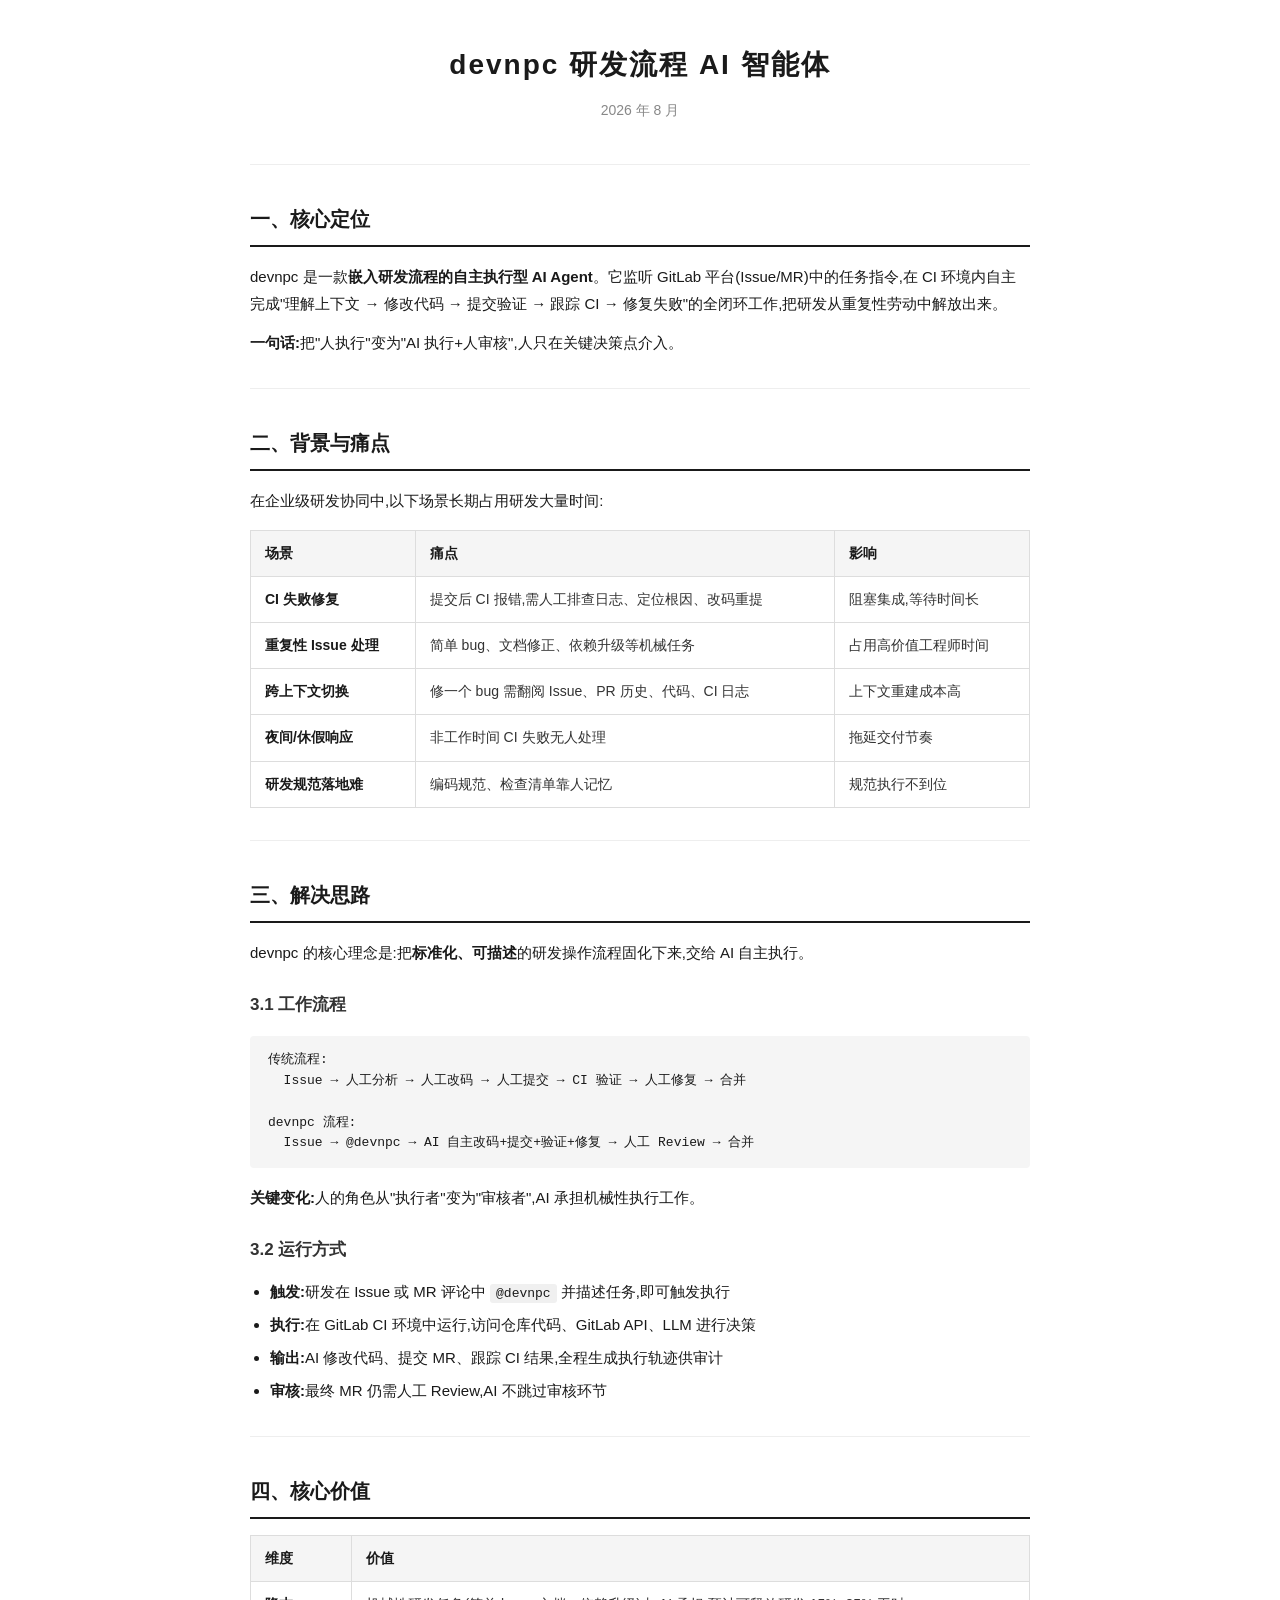
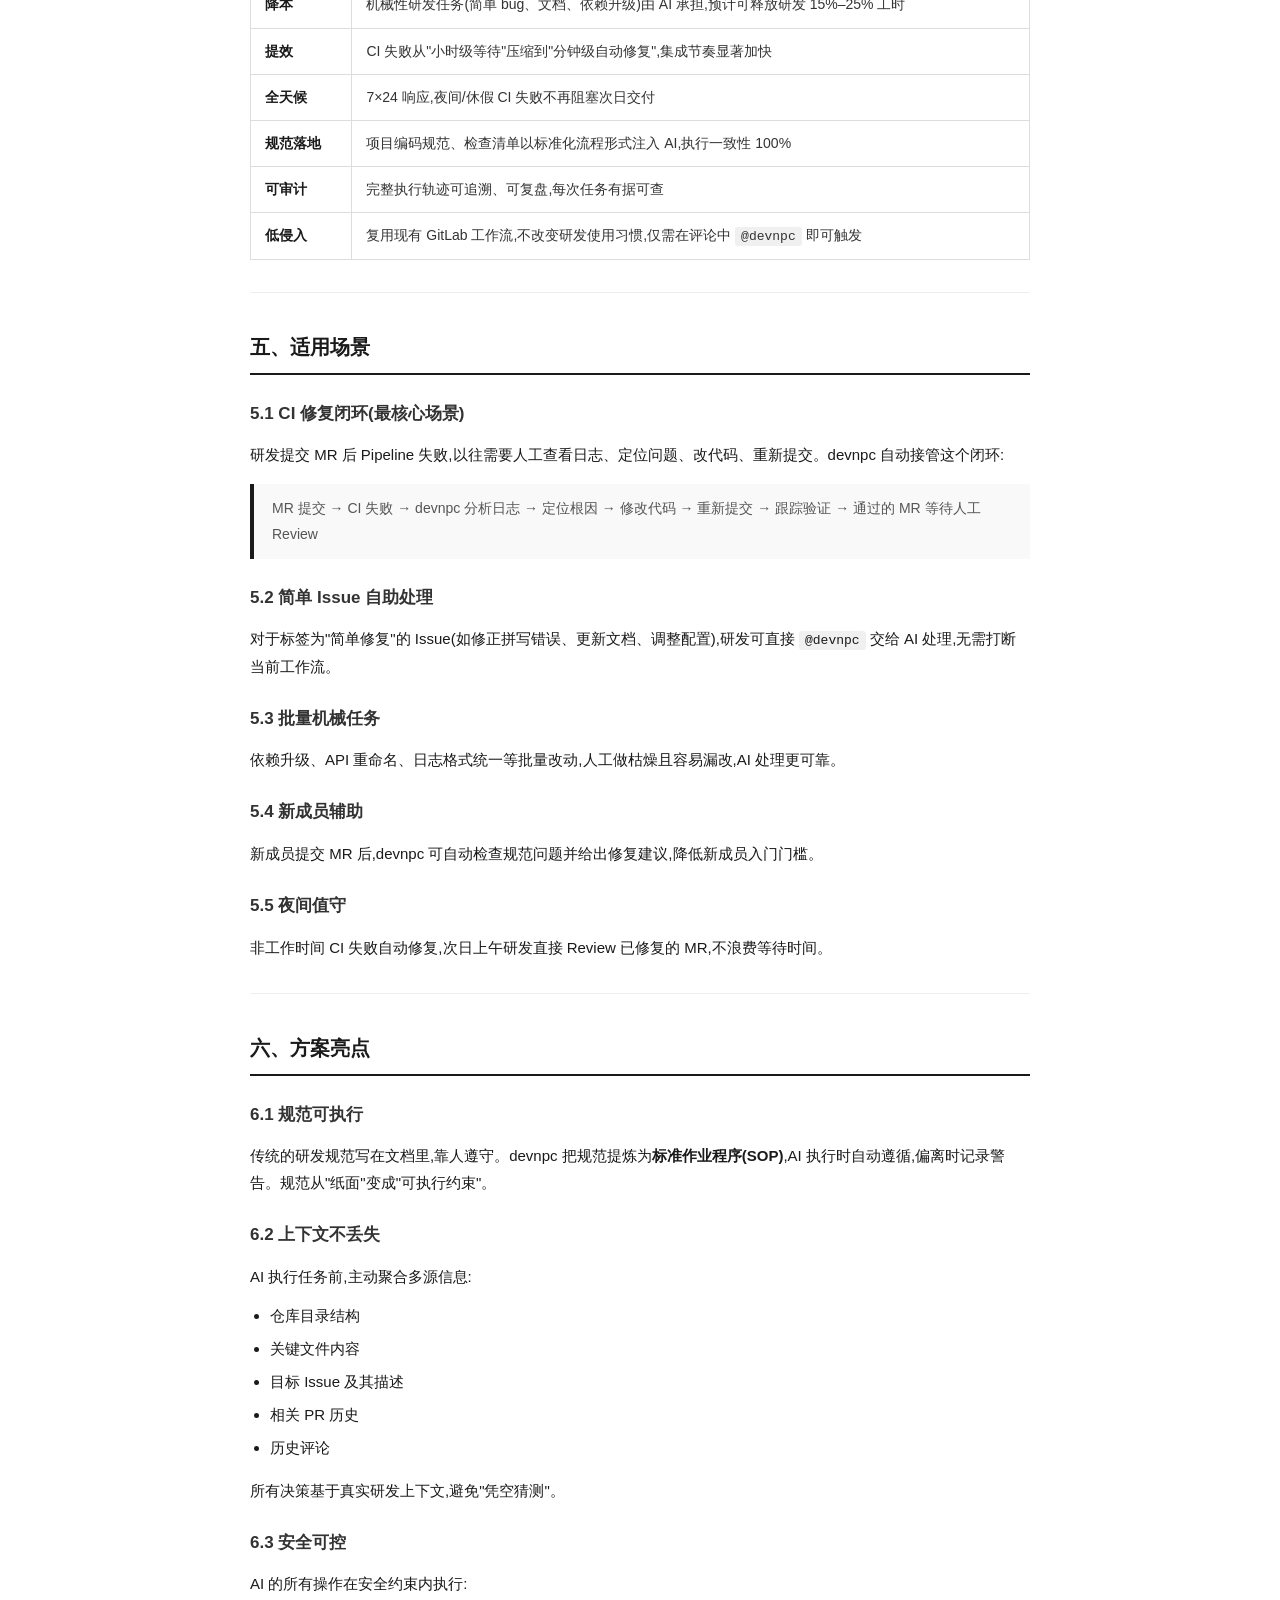
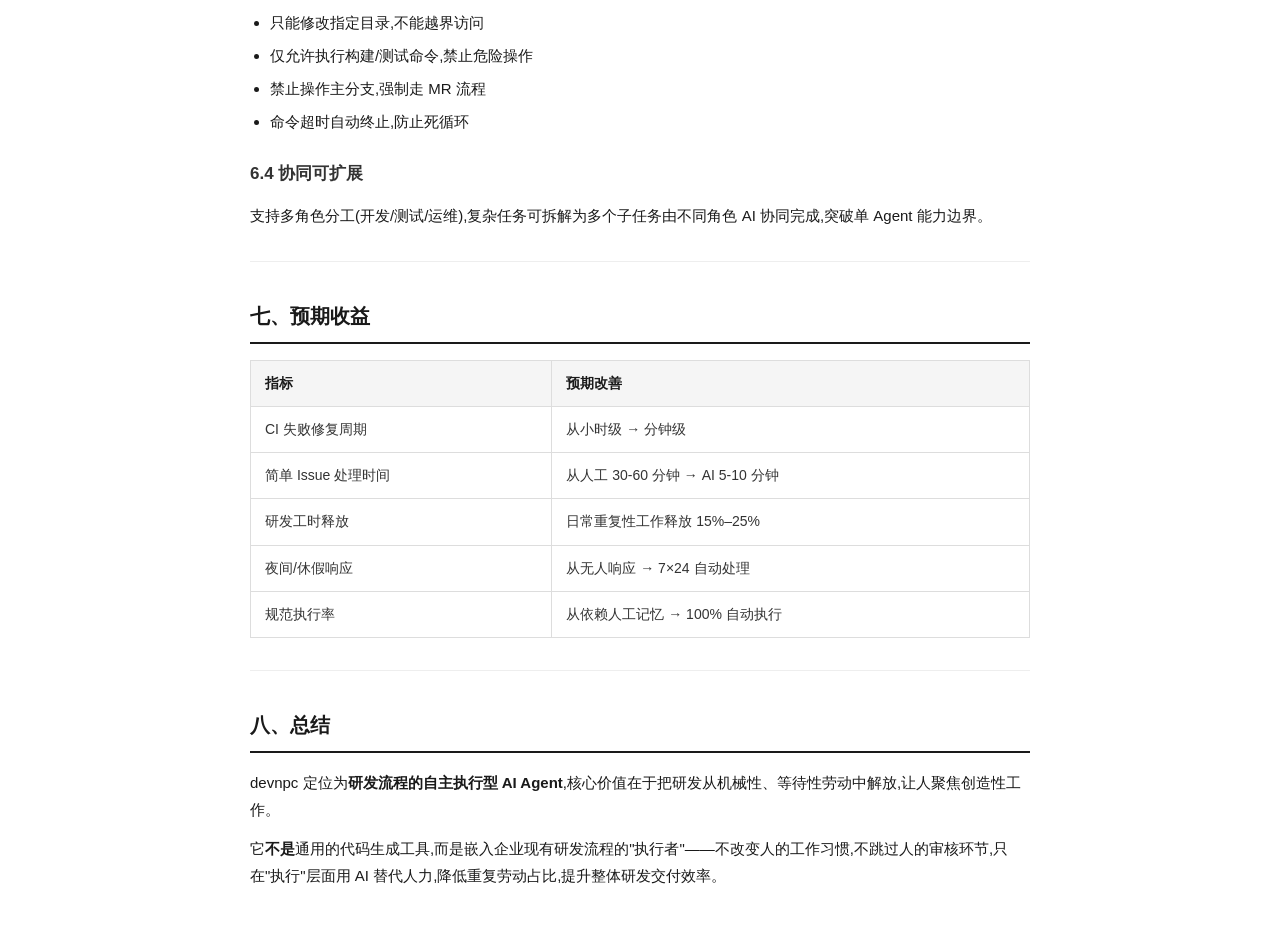
<file: docs/devnpc-export.html>
<!DOCTYPE html>
<html lang="zh-CN">
<head>
<meta charset="UTF-8">
<meta name="viewport" content="width=device-width, initial-scale=1.0">
<title>devnpc 研发流程 AI 智能体</title>
<style>
  @page { margin: 2cm; }
  * { margin: 0; padding: 0; box-sizing: border-box; }
  body {
    font-family: "PingFang SC", "Microsoft YaHei", "Noto Sans SC", sans-serif;
    color: #1a1a1a;
    background: #fff;
    line-height: 1.8;
    padding: 40px 60px;
    max-width: 900px;
    margin: 0 auto;
  }
  h1 {
    font-size: 28px;
    text-align: center;
    margin-bottom: 8px;
    letter-spacing: 2px;
    color: #1a1a1a;
  }
  .date {
    text-align: center;
    color: #888;
    font-size: 14px;
    margin-bottom: 40px;
  }
  h2 {
    font-size: 20px;
    margin: 36px 0 16px 0;
    padding-bottom: 8px;
    border-bottom: 2px solid #1a1a1a;
    color: #1a1a1a;
  }
  h3 {
    font-size: 17px;
    margin: 24px 0 12px 0;
    color: #333;
  }
  p { margin-bottom: 12px; font-size: 15px; }
  table {
    width: 100%;
    border-collapse: collapse;
    margin: 16px 0 24px 0;
    font-size: 14px;
  }
  th, td {
    border: 1px solid #ddd;
    padding: 10px 14px;
    text-align: left;
    vertical-align: top;
  }
  th {
    background: #f5f5f5;
    font-weight: 600;
    color: #1a1a1a;
  }
  td { color: #333; }
  blockquote {
    border-left: 4px solid #1a1a1a;
    padding: 12px 18px;
    margin: 16px 0;
    background: #f9f9f9;
    font-size: 14px;
    color: #555;
  }
  pre {
    background: #f5f5f5;
    padding: 14px 18px;
    border-radius: 4px;
    font-family: "SF Mono", "Cascadia Code", monospace;
    font-size: 13px;
    line-height: 1.6;
    margin: 16px 0;
    white-space: pre-wrap;
  }
  code {
    font-family: "SF Mono", "Cascadia Code", monospace;
    font-size: 13px;
    background: #f0f0f0;
    padding: 2px 6px;
    border-radius: 3px;
  }
  ul, ol { margin: 8px 0 16px 20px; font-size: 15px; }
  li { margin-bottom: 6px; }
  strong { color: #1a1a1a; }
  hr {
    border: none;
    border-top: 1px solid #eee;
    margin: 32px 0;
  }
  .section-highlight {
    background: #f9f9f9;
    padding: 20px 24px;
    border-radius: 6px;
    margin: 16px 0;
  }
  @media print {
    body { padding: 0; }
    h2 { page-break-after: avoid; }
    table { page-break-inside: avoid; }
    .no-print { display: none; }
  }
</style>
</head>
<body>

<h1>devnpc 研发流程 AI 智能体</h1>
<p class="date">2026 年 8 月</p>

<hr>

<h2>一、核心定位</h2>
<p>devnpc 是一款<strong>嵌入研发流程的自主执行型 AI Agent</strong>。它监听 GitLab 平台(Issue/MR)中的任务指令,在 CI 环境内自主完成"理解上下文 → 修改代码 → 提交验证 → 跟踪 CI → 修复失败"的全闭环工作,把研发从重复性劳动中解放出来。</p>
<p><strong>一句话:</strong>把"人执行"变为"AI 执行+人审核",人只在关键决策点介入。</p>

<hr>

<h2>二、背景与痛点</h2>
<p>在企业级研发协同中,以下场景长期占用研发大量时间:</p>
<table>
  <tr><th>场景</th><th>痛点</th><th>影响</th></tr>
  <tr><td><strong>CI 失败修复</strong></td><td>提交后 CI 报错,需人工排查日志、定位根因、改码重提</td><td>阻塞集成,等待时间长</td></tr>
  <tr><td><strong>重复性 Issue 处理</strong></td><td>简单 bug、文档修正、依赖升级等机械任务</td><td>占用高价值工程师时间</td></tr>
  <tr><td><strong>跨上下文切换</strong></td><td>修一个 bug 需翻阅 Issue、PR 历史、代码、CI 日志</td><td>上下文重建成本高</td></tr>
  <tr><td><strong>夜间/休假响应</strong></td><td>非工作时间 CI 失败无人处理</td><td>拖延交付节奏</td></tr>
  <tr><td><strong>研发规范落地难</strong></td><td>编码规范、检查清单靠人记忆</td><td>规范执行不到位</td></tr>
</table>

<hr>

<h2>三、解决思路</h2>
<p>devnpc 的核心理念是:把<strong>标准化、可描述</strong>的研发操作流程固化下来,交给 AI 自主执行。</p>

<h3>3.1 工作流程</h3>
<pre>传统流程:
  Issue → 人工分析 → 人工改码 → 人工提交 → CI 验证 → 人工修复 → 合并

devnpc 流程:
  Issue → @devnpc → AI 自主改码+提交+验证+修复 → 人工 Review → 合并</pre>
<p><strong>关键变化:</strong>人的角色从"执行者"变为"审核者",AI 承担机械性执行工作。</p>

<h3>3.2 运行方式</h3>
<ul>
  <li><strong>触发:</strong>研发在 Issue 或 MR 评论中 <code>@devnpc</code> 并描述任务,即可触发执行</li>
  <li><strong>执行:</strong>在 GitLab CI 环境中运行,访问仓库代码、GitLab API、LLM 进行决策</li>
  <li><strong>输出:</strong>AI 修改代码、提交 MR、跟踪 CI 结果,全程生成执行轨迹供审计</li>
  <li><strong>审核:</strong>最终 MR 仍需人工 Review,AI 不跳过审核环节</li>
</ul>

<hr>

<h2>四、核心价值</h2>
<table>
  <tr><th>维度</th><th>价值</th></tr>
  <tr><td><strong>降本</strong></td><td>机械性研发任务(简单 bug、文档、依赖升级)由 AI 承担,预计可释放研发 15%–25% 工时</td></tr>
  <tr><td><strong>提效</strong></td><td>CI 失败从"小时级等待"压缩到"分钟级自动修复",集成节奏显著加快</td></tr>
  <tr><td><strong>全天候</strong></td><td>7×24 响应,夜间/休假 CI 失败不再阻塞次日交付</td></tr>
  <tr><td><strong>规范落地</strong></td><td>项目编码规范、检查清单以标准化流程形式注入 AI,执行一致性 100%</td></tr>
  <tr><td><strong>可审计</strong></td><td>完整执行轨迹可追溯、可复盘,每次任务有据可查</td></tr>
  <tr><td><strong>低侵入</strong></td><td>复用现有 GitLab 工作流,不改变研发使用习惯,仅需在评论中 <code>@devnpc</code> 即可触发</td></tr>
</table>

<hr>

<h2>五、适用场景</h2>

<h3>5.1 CI 修复闭环(最核心场景)</h3>
<p>研发提交 MR 后 Pipeline 失败,以往需要人工查看日志、定位问题、改代码、重新提交。devnpc 自动接管这个闭环:</p>
<blockquote>MR 提交 → CI 失败 → devnpc 分析日志 → 定位根因 → 修改代码 → 重新提交 → 跟踪验证 → 通过的 MR 等待人工 Review</blockquote>

<h3>5.2 简单 Issue 自助处理</h3>
<p>对于标签为"简单修复"的 Issue(如修正拼写错误、更新文档、调整配置),研发可直接 <code>@devnpc</code> 交给 AI 处理,无需打断当前工作流。</p>

<h3>5.3 批量机械任务</h3>
<p>依赖升级、API 重命名、日志格式统一等批量改动,人工做枯燥且容易漏改,AI 处理更可靠。</p>

<h3>5.4 新成员辅助</h3>
<p>新成员提交 MR 后,devnpc 可自动检查规范问题并给出修复建议,降低新成员入门门槛。</p>

<h3>5.5 夜间值守</h3>
<p>非工作时间 CI 失败自动修复,次日上午研发直接 Review 已修复的 MR,不浪费等待时间。</p>

<hr>

<h2>六、方案亮点</h2>

<h3>6.1 规范可执行</h3>
<p>传统的研发规范写在文档里,靠人遵守。devnpc 把规范提炼为<strong>标准作业程序(SOP)</strong>,AI 执行时自动遵循,偏离时记录警告。规范从"纸面"变成"可执行约束"。</p>

<h3>6.2 上下文不丢失</h3>
<p>AI 执行任务前,主动聚合多源信息:</p>
<ul>
  <li>仓库目录结构</li>
  <li>关键文件内容</li>
  <li>目标 Issue 及其描述</li>
  <li>相关 PR 历史</li>
  <li>历史评论</li>
</ul>
<p>所有决策基于真实研发上下文,避免"凭空猜测"。</p>

<h3>6.3 安全可控</h3>
<p>AI 的所有操作在安全约束内执行:</p>
<ul>
  <li>只能修改指定目录,不能越界访问</li>
  <li>仅允许执行构建/测试命令,禁止危险操作</li>
  <li>禁止操作主分支,强制走 MR 流程</li>
  <li>命令超时自动终止,防止死循环</li>
</ul>

<h3>6.4 协同可扩展</h3>
<p>支持多角色分工(开发/测试/运维),复杂任务可拆解为多个子任务由不同角色 AI 协同完成,突破单 Agent 能力边界。</p>

<hr>

<h2>七、预期收益</h2>
<table>
  <tr><th>指标</th><th>预期改善</th></tr>
  <tr><td>CI 失败修复周期</td><td>从小时级 → 分钟级</td></tr>
  <tr><td>简单 Issue 处理时间</td><td>从人工 30-60 分钟 → AI 5-10 分钟</td></tr>
  <tr><td>研发工时释放</td><td>日常重复性工作释放 15%–25%</td></tr>
  <tr><td>夜间/休假响应</td><td>从无人响应 → 7×24 自动处理</td></tr>
  <tr><td>规范执行率</td><td>从依赖人工记忆 → 100% 自动执行</td></tr>
</table>

<hr>

<h2>八、总结</h2>
<p>devnpc 定位为<strong>研发流程的自主执行型 AI Agent</strong>,核心价值在于把研发从机械性、等待性劳动中解放,让人聚焦创造性工作。</p>
<p>它<strong>不是</strong>通用的代码生成工具,而是嵌入企业现有研发流程的"执行者"——不改变人的工作习惯,不跳过人的审核环节,只在"执行"层面用 AI 替代人力,降低重复劳动占比,提升整体研发交付效率。</p>

</body>
</html>
</file>
